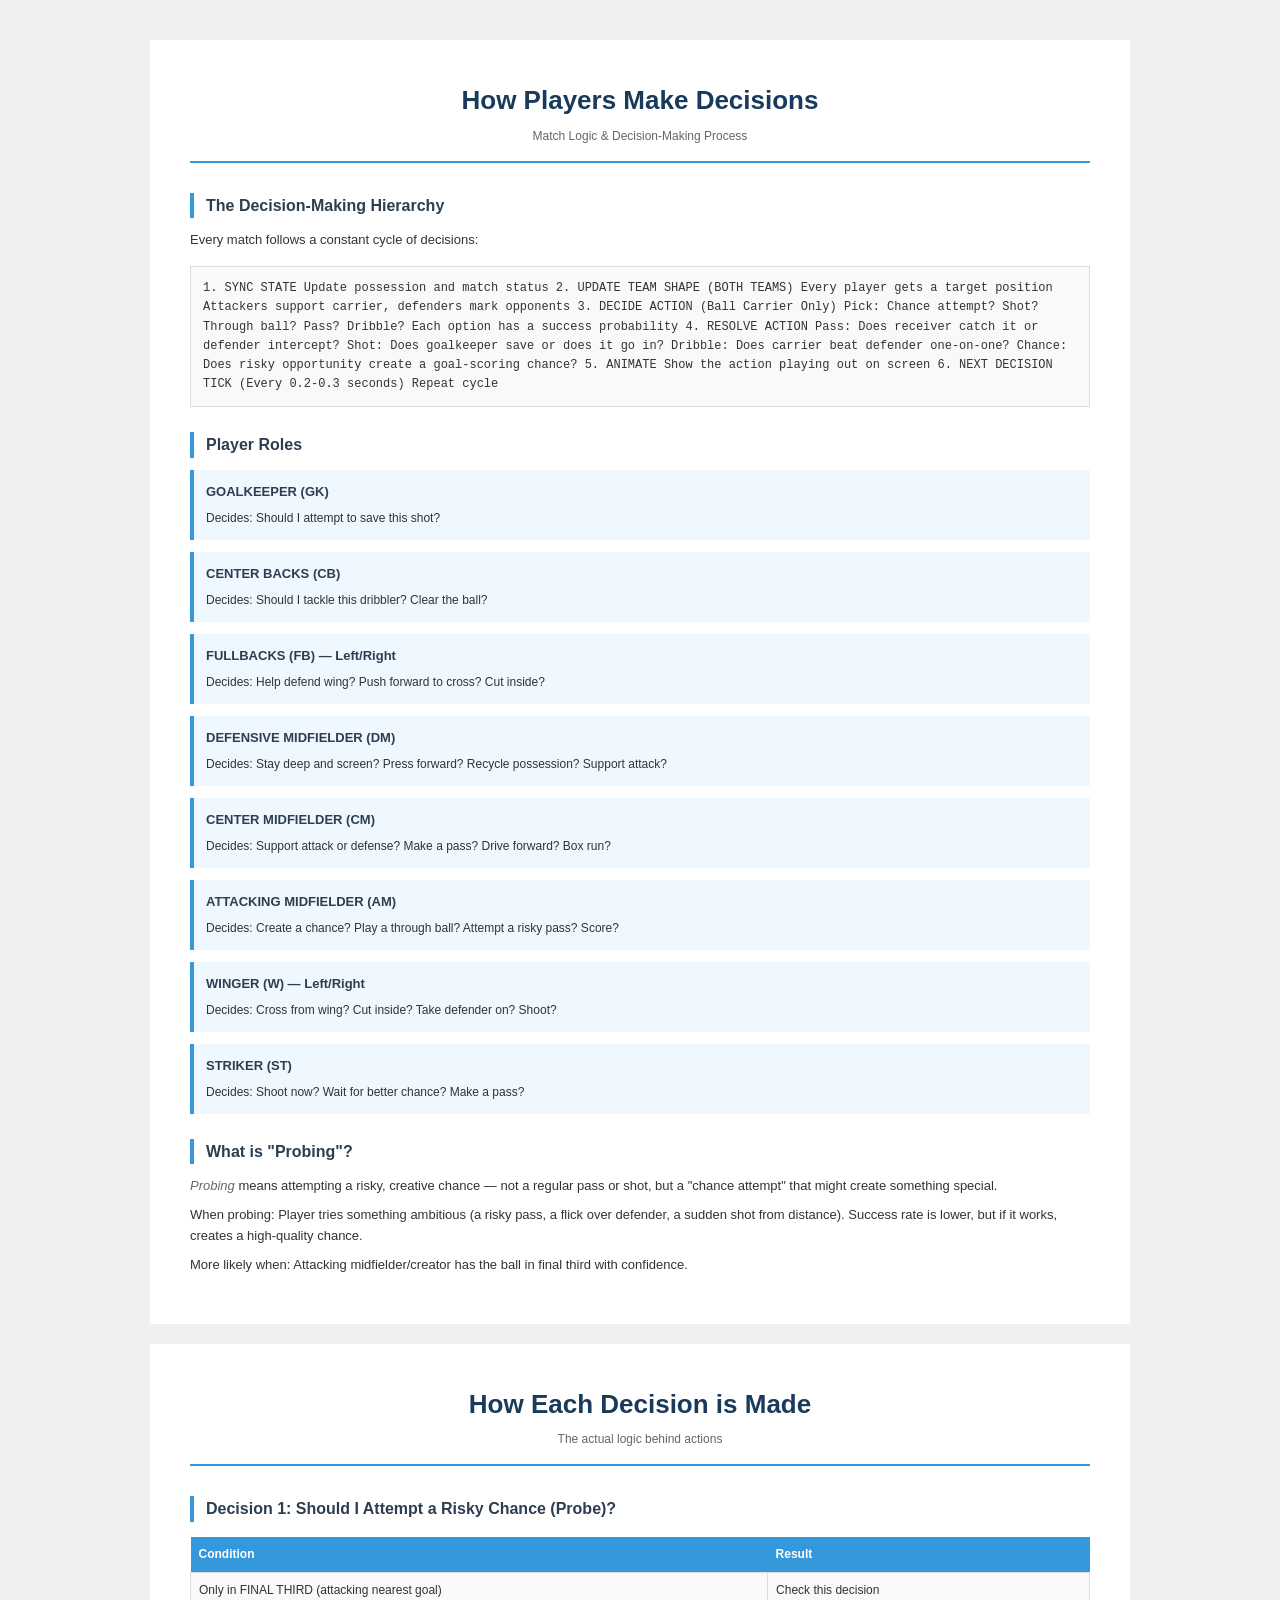
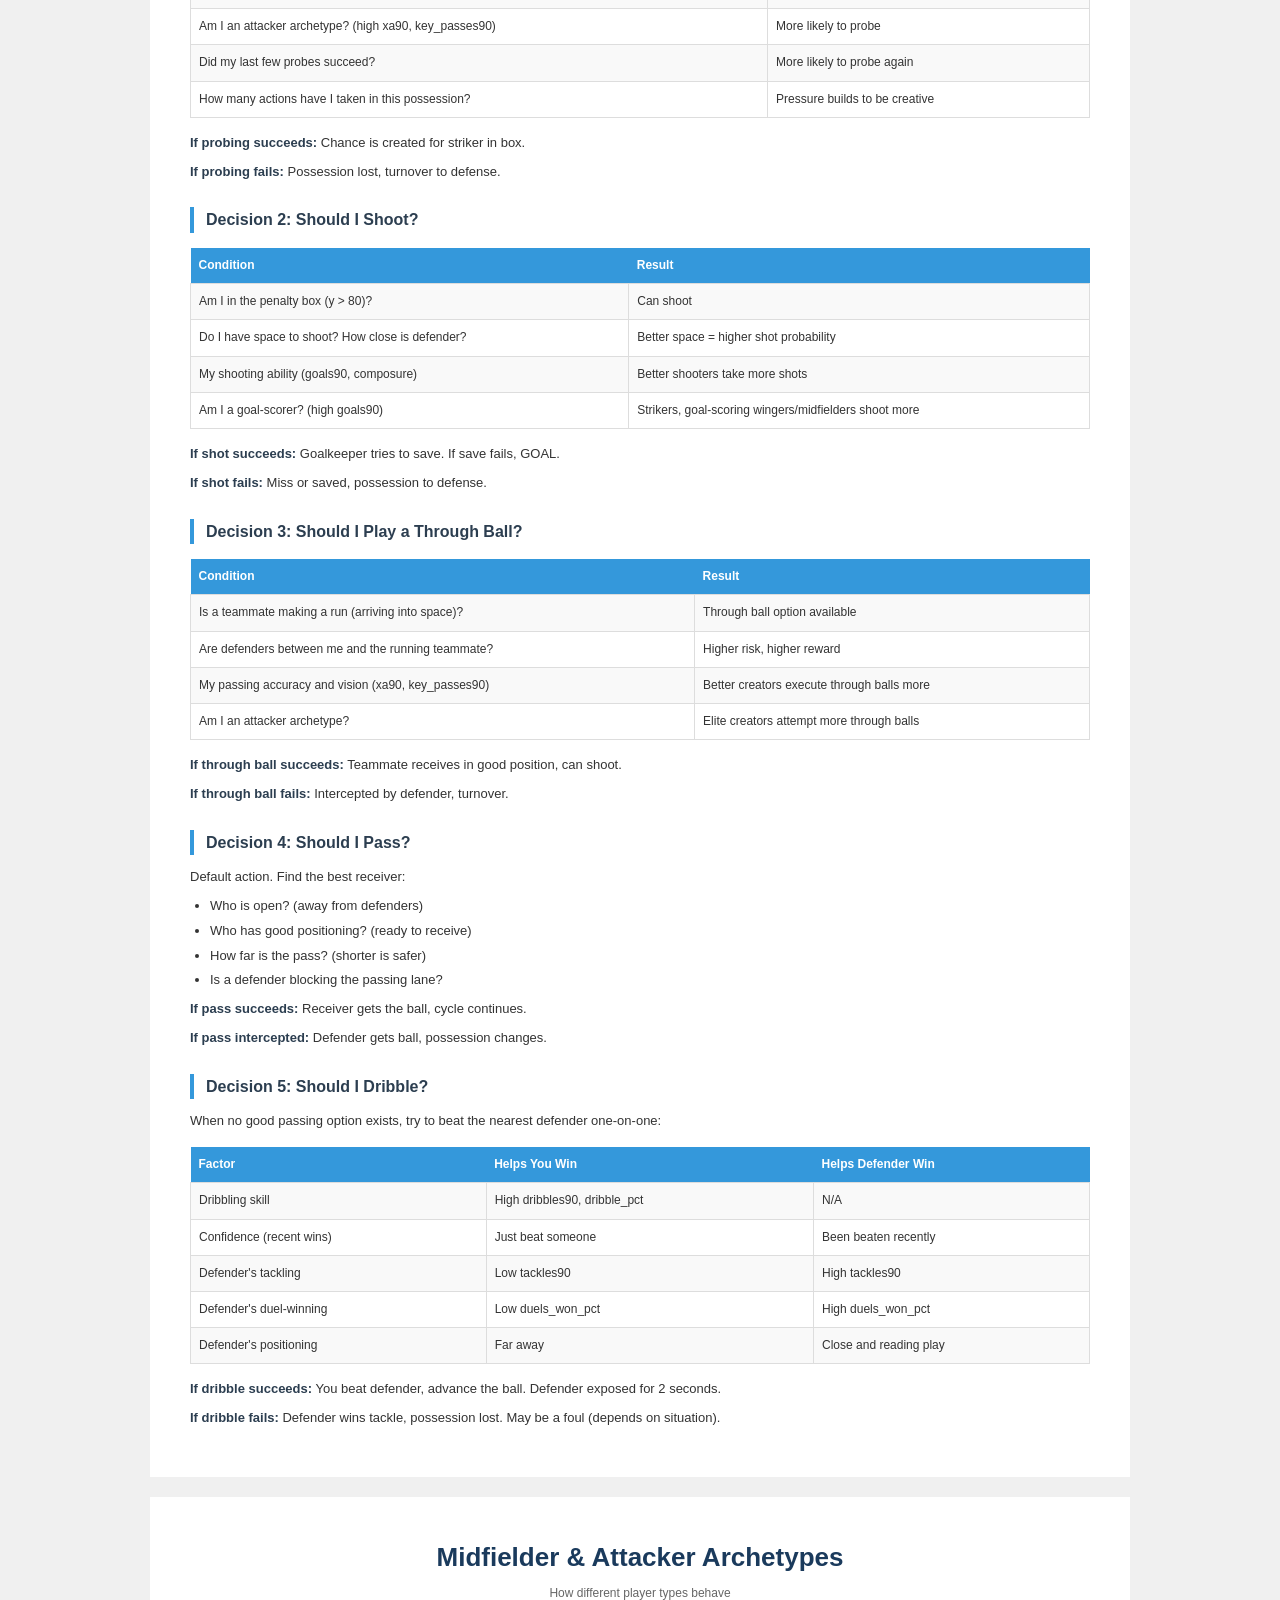
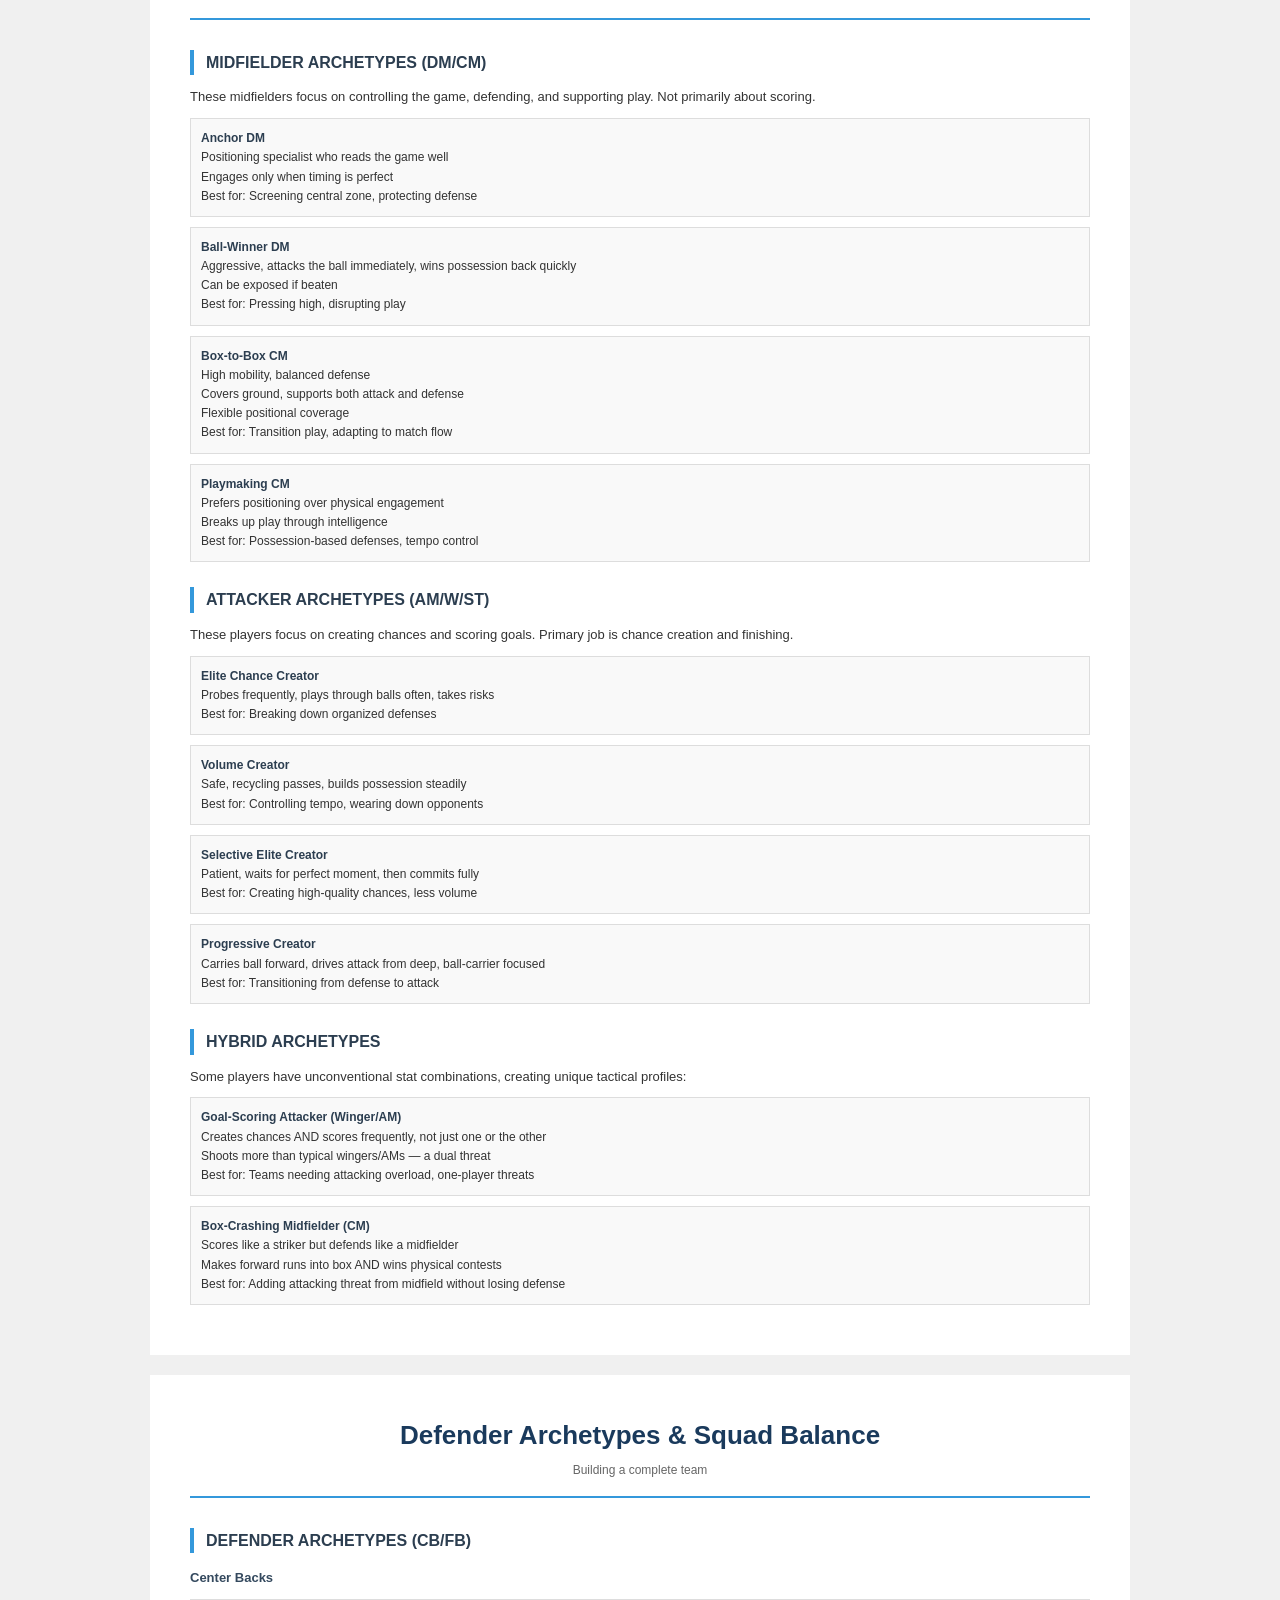
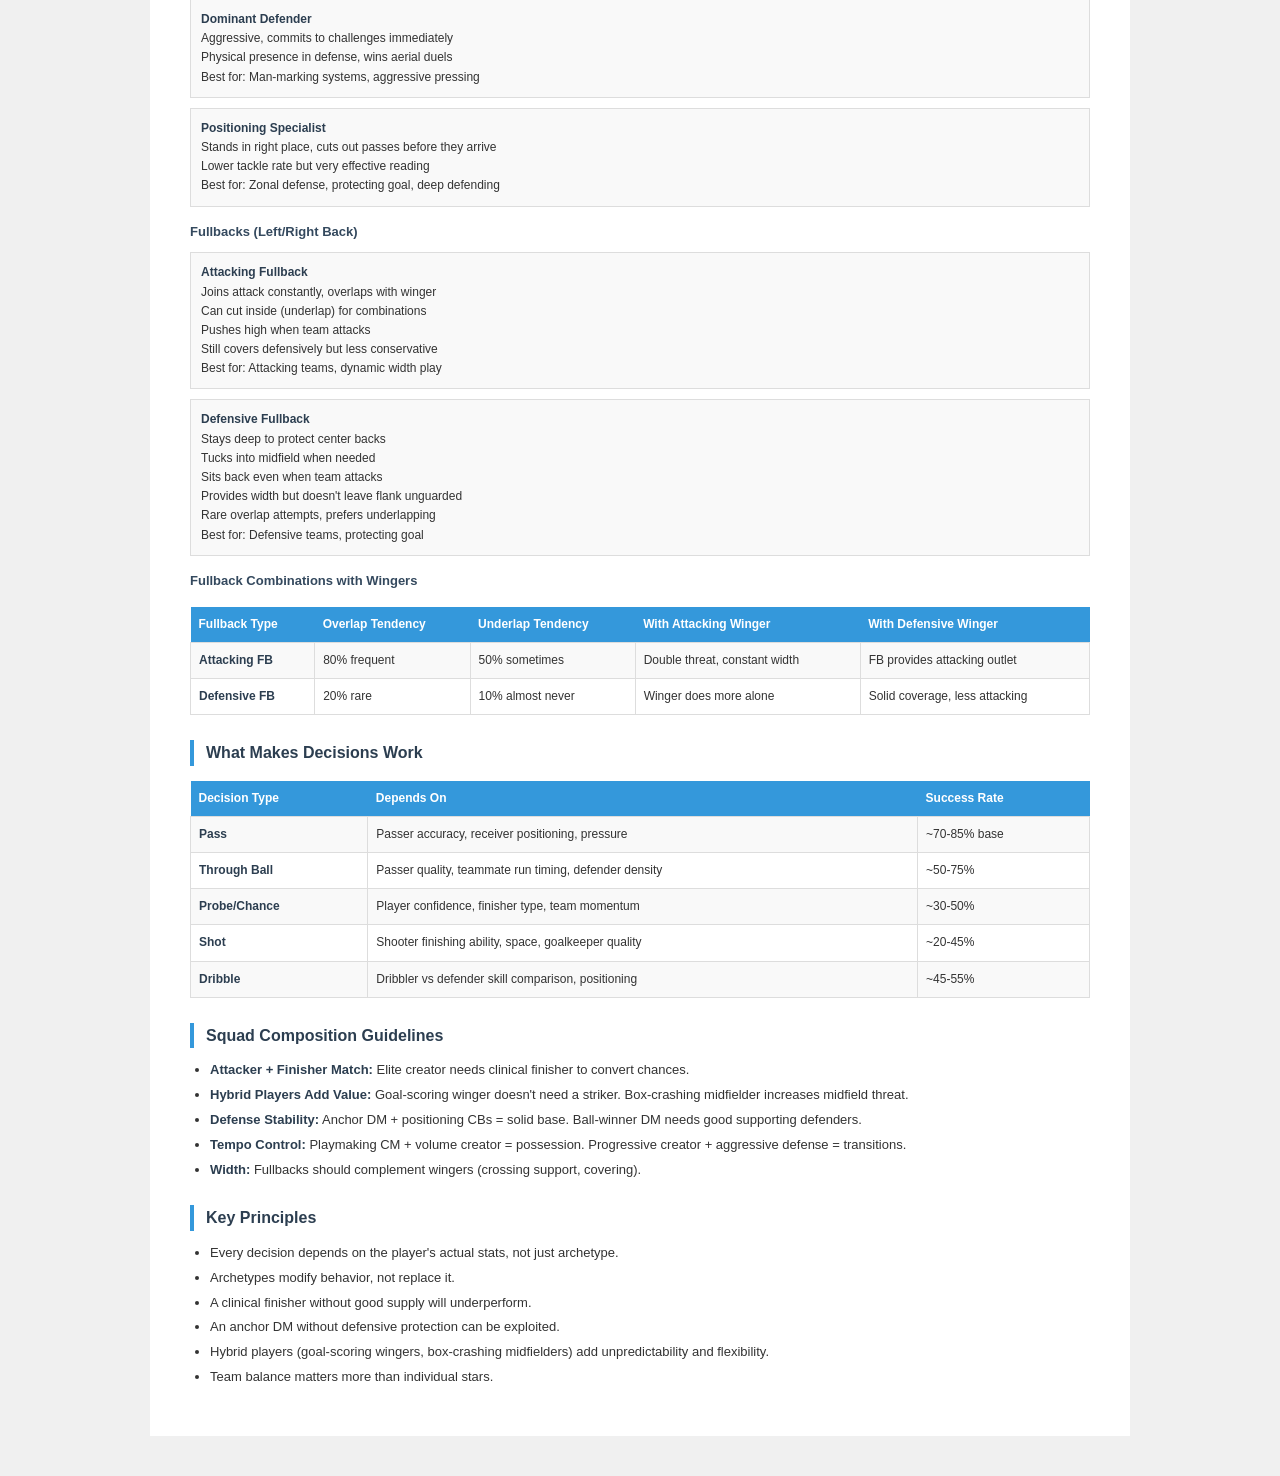
<file: player_guide_final.html>
<!DOCTYPE html>
<html>
<head>
    <meta charset="UTF-8">
    <title>How Players Make Decisions</title>
    <style>
        body {
            font-family: Arial, sans-serif;
            margin: 0;
            padding: 20px;
            background: #f0f0f0;
            color: #333;
            line-height: 1.6;
        }
        .page {
            background: white;
            max-width: 900px;
            margin: 20px auto;
            padding: 40px;
            page-break-after: always;
        }
        h1 {
            text-align: center;
            color: #1a3a5c;
            font-size: 26px;
            margin: 0 0 5px 0;
        }
        .subtitle {
            text-align: center;
            color: #666;
            font-size: 12px;
            margin-bottom: 30px;
            border-bottom: 2px solid #3498db;
            padding-bottom: 15px;
        }
        h2 {
            color: #2c3e50;
            font-size: 16px;
            margin: 25px 0 12px 0;
            border-left: 4px solid #3498db;
            padding-left: 12px;
        }
        h3 {
            color: #34495e;
            font-size: 13px;
            margin: 15px 0 8px 0;
            font-weight: bold;
        }
        p {
            margin: 8px 0;
            font-size: 13px;
        }
        ul {
            margin: 8px 0;
            padding-left: 20px;
        }
        li {
            margin: 4px 0;
            font-size: 13px;
        }
        strong {
            color: #2c3e50;
        }
        em {
            color: #666;
        }

        table {
            width: 100%;
            border-collapse: collapse;
            margin: 15px 0;
            font-size: 12px;
        }
        th {
            background: #3498db;
            color: white;
            padding: 8px;
            text-align: left;
            font-weight: bold;
        }
        td {
            padding: 8px;
            border: 1px solid #ddd;
            vertical-align: top;
        }
        tr:nth-child(even) {
            background: #f9f9f9;
        }

        .role-box {
            background: #f0f8ff;
            border-left: 4px solid #3498db;
            padding: 12px;
            margin: 12px 0;
            font-size: 12px;
        }
        .role-box strong {
            display: block;
            margin-bottom: 6px;
            font-size: 13px;
        }

        .decision-flow {
            background: #f9f9f9;
            border: 1px solid #ddd;
            padding: 12px;
            margin: 15px 0;
            font-size: 12px;
            font-family: monospace;
        }

        .archetype-row {
            background: #f9f9f9;
            border: 1px solid #ddd;
            padding: 10px;
            margin: 10px 0;
            font-size: 12px;
        }

        @media print {
            body { background: white; }
            .page { box-shadow: none; margin: 0; }
        }
    </style>
</head>
<body>

<!-- PAGE 1: DECISION HIERARCHY -->
<div class="page">
    <h1>How Players Make Decisions</h1>
    <div class="subtitle">Match Logic & Decision-Making Process</div>

    <h2>The Decision-Making Hierarchy</h2>
    <p>Every match follows a constant cycle of decisions:</p>
    <div class="decision-flow">
1. SYNC STATE
   Update possession and match status

2. UPDATE TEAM SHAPE (BOTH TEAMS)
   Every player gets a target position
   Attackers support carrier, defenders mark opponents

3. DECIDE ACTION (Ball Carrier Only)
   Pick: Chance attempt? Shot? Through ball? Pass? Dribble?
   Each option has a success probability

4. RESOLVE ACTION
   Pass: Does receiver catch it or defender intercept?
   Shot: Does goalkeeper save or does it go in?
   Dribble: Does carrier beat defender one-on-one?
   Chance: Does risky opportunity create a goal-scoring chance?

5. ANIMATE
   Show the action playing out on screen

6. NEXT DECISION TICK (Every 0.2-0.3 seconds)
   Repeat cycle
    </div>

    <h2>Player Roles</h2>

    <div class="role-box">
        <strong>GOALKEEPER (GK)</strong>
        Decides: Should I attempt to save this shot?<br>
    </div>

    <div class="role-box">
        <strong>CENTER BACKS (CB)</strong>
        Decides: Should I tackle this dribbler? Clear the ball?<br>
    </div>

    <div class="role-box">
        <strong>FULLBACKS (FB) — Left/Right</strong>
        Decides: Help defend wing? Push forward to cross? Cut inside?<br>
    </div>

    <div class="role-box">
        <strong>DEFENSIVE MIDFIELDER (DM)</strong>
        Decides: Stay deep and screen? Press forward? Recycle possession? Support attack?<br>
    </div>

    <div class="role-box">
        <strong>CENTER MIDFIELDER (CM)</strong>
        Decides: Support attack or defense? Make a pass? Drive forward? Box run?<br>
    </div>

    <div class="role-box">
        <strong>ATTACKING MIDFIELDER (AM)</strong>
        Decides: Create a chance? Play a through ball? Attempt a risky pass? Score?<br>
    </div>

    <div class="role-box">
        <strong>WINGER (W) — Left/Right</strong>
        Decides: Cross from wing? Cut inside? Take defender on? Shoot?<br>
    </div>

    <div class="role-box">
        <strong>STRIKER (ST)</strong>
        Decides: Shoot now? Wait for better chance? Make a pass?<br>
    </div>

    <h2>What is "Probing"?</h2>
    <p><em>Probing</em> means attempting a risky, creative chance — not a regular pass or shot, but a "chance attempt" that might create something special.</p>
    <p>When probing: Player tries something ambitious (a risky pass, a flick over defender, a sudden shot from distance). Success rate is lower, but if it works, creates a high-quality chance.</p>
    <p>More likely when: Attacking midfielder/creator has the ball in final third with confidence.</p>

</div>

<!-- PAGE 2: HOW DECISIONS ARE MADE -->
<div class="page">
    <h1>How Each Decision is Made</h1>
    <div class="subtitle">The actual logic behind actions</div>

    <h2>Decision 1: Should I Attempt a Risky Chance (Probe)?</h2>
    <table>
        <tr>
            <th>Condition</th>
            <th>Result</th>
        </tr>
        <tr>
            <td>Only in FINAL THIRD (attacking nearest goal)</td>
            <td>Check this decision</td>
        </tr>
        <tr>
            <td>Am I an attacker archetype? (high xa90, key_passes90)</td>
            <td>More likely to probe</td>
        </tr>
        <tr>
            <td>Did my last few probes succeed?</td>
            <td>More likely to probe again</td>
        </tr>
        <tr>
            <td>How many actions have I taken in this possession?</td>
            <td>Pressure builds to be creative</td>
        </tr>
    </table>
    <p><strong>If probing succeeds:</strong> Chance is created for striker in box.</p>
    <p><strong>If probing fails:</strong> Possession lost, turnover to defense.</p>

    <h2>Decision 2: Should I Shoot?</h2>
    <table>
        <tr>
            <th>Condition</th>
            <th>Result</th>
        </tr>
        <tr>
            <td>Am I in the penalty box (y > 80)?</td>
            <td>Can shoot</td>
        </tr>
        <tr>
            <td>Do I have space to shoot? How close is defender?</td>
            <td>Better space = higher shot probability</td>
        </tr>
        <tr>
            <td>My shooting ability (goals90, composure)</td>
            <td>Better shooters take more shots</td>
        </tr>
        <tr>
            <td>Am I a goal-scorer? (high goals90)</td>
            <td>Strikers, goal-scoring wingers/midfielders shoot more</td>
        </tr>
    </table>
    <p><strong>If shot succeeds:</strong> Goalkeeper tries to save. If save fails, GOAL.</p>
    <p><strong>If shot fails:</strong> Miss or saved, possession to defense.</p>

    <h2>Decision 3: Should I Play a Through Ball?</h2>
    <table>
        <tr>
            <th>Condition</th>
            <th>Result</th>
        </tr>
        <tr>
            <td>Is a teammate making a run (arriving into space)?</td>
            <td>Through ball option available</td>
        </tr>
        <tr>
            <td>Are defenders between me and the running teammate?</td>
            <td>Higher risk, higher reward</td>
        </tr>
        <tr>
            <td>My passing accuracy and vision (xa90, key_passes90)</td>
            <td>Better creators execute through balls more</td>
        </tr>
        <tr>
            <td>Am I an attacker archetype?</td>
            <td>Elite creators attempt more through balls</td>
        </tr>
    </table>
    <p><strong>If through ball succeeds:</strong> Teammate receives in good position, can shoot.</p>
    <p><strong>If through ball fails:</strong> Intercepted by defender, turnover.</p>

    <h2>Decision 4: Should I Pass?</h2>
    <p>Default action. Find the best receiver:</p>
    <ul>
        <li>Who is open? (away from defenders)</li>
        <li>Who has good positioning? (ready to receive)</li>
        <li>How far is the pass? (shorter is safer)</li>
        <li>Is a defender blocking the passing lane?</li>
    </ul>
    <p><strong>If pass succeeds:</strong> Receiver gets the ball, cycle continues.</p>
    <p><strong>If pass intercepted:</strong> Defender gets ball, possession changes.</p>

    <h2>Decision 5: Should I Dribble?</h2>
    <p>When no good passing option exists, try to beat the nearest defender one-on-one:</p>
    <table>
        <tr>
            <th>Factor</th>
            <th>Helps You Win</th>
            <th>Helps Defender Win</th>
        </tr>
        <tr>
            <td>Dribbling skill</td>
            <td>High dribbles90, dribble_pct</td>
            <td>N/A</td>
        </tr>
        <tr>
            <td>Confidence (recent wins)</td>
            <td>Just beat someone</td>
            <td>Been beaten recently</td>
        </tr>
        <tr>
            <td>Defender's tackling</td>
            <td>Low tackles90</td>
            <td>High tackles90</td>
        </tr>
        <tr>
            <td>Defender's duel-winning</td>
            <td>Low duels_won_pct</td>
            <td>High duels_won_pct</td>
        </tr>
        <tr>
            <td>Defender's positioning</td>
            <td>Far away</td>
            <td>Close and reading play</td>
        </tr>
    </table>
    <p><strong>If dribble succeeds:</strong> You beat defender, advance the ball. Defender exposed for 2 seconds.</p>
    <p><strong>If dribble fails:</strong> Defender wins tackle, possession lost. May be a foul (depends on situation).</p>

</div>

<!-- PAGE 3: MIDFIELDER & ATTACKER ARCHETYPES -->
<div class="page">
    <h1>Midfielder & Attacker Archetypes</h1>
    <div class="subtitle">How different player types behave</div>

    <h2>MIDFIELDER ARCHETYPES (DM/CM)</h2>
    <p>These midfielders focus on controlling the game, defending, and supporting play. Not primarily about scoring.</p>

    <div class="archetype-row">
        <strong>Anchor DM</strong><br>
        Positioning specialist who reads the game well<br>
        Engages only when timing is perfect<br>
        Best for: Screening central zone, protecting defense
    </div>

    <div class="archetype-row">
        <strong>Ball-Winner DM</strong><br>
        Aggressive, attacks the ball immediately, wins possession back quickly<br>
        Can be exposed if beaten<br>
        Best for: Pressing high, disrupting play
    </div>

    <div class="archetype-row">
        <strong>Box-to-Box CM</strong><br>
        High mobility, balanced defense<br>
        Covers ground, supports both attack and defense<br>
        Flexible positional coverage<br>
        Best for: Transition play, adapting to match flow
    </div>

    <div class="archetype-row">
        <strong>Playmaking CM</strong><br>
        Prefers positioning over physical engagement<br>
        Breaks up play through intelligence<br>
        Best for: Possession-based defenses, tempo control
    </div>

    <h2>ATTACKER ARCHETYPES (AM/W/ST)</h2>
    <p>These players focus on creating chances and scoring goals. Primary job is chance creation and finishing.</p>

    <div class="archetype-row">
        <strong>Elite Chance Creator</strong><br>
        Probes frequently, plays through balls often, takes risks<br>
        Best for: Breaking down organized defenses
    </div>

    <div class="archetype-row">
        <strong>Volume Creator</strong><br>
        Safe, recycling passes, builds possession steadily<br>
        Best for: Controlling tempo, wearing down opponents
    </div>

    <div class="archetype-row">
        <strong>Selective Elite Creator</strong><br>
        Patient, waits for perfect moment, then commits fully<br>
        Best for: Creating high-quality chances, less volume
    </div>

    <div class="archetype-row">
        <strong>Progressive Creator</strong><br>
        Carries ball forward, drives attack from deep, ball-carrier focused<br>
        Best for: Transitioning from defense to attack
    </div>

    <h2>HYBRID ARCHETYPES</h2>
    <p>Some players have unconventional stat combinations, creating unique tactical profiles:</p>

    <div class="archetype-row">
        <strong>Goal-Scoring Attacker (Winger/AM)</strong><br>
        Creates chances AND scores frequently, not just one or the other<br>
        Shoots more than typical wingers/AMs — a dual threat<br>
        Best for: Teams needing attacking overload, one-player threats
    </div>

    <div class="archetype-row">
        <strong>Box-Crashing Midfielder (CM)</strong><br>
        Scores like a striker but defends like a midfielder<br>
        Makes forward runs into box AND wins physical contests<br>
        Best for: Adding attacking threat from midfield without losing defense
    </div>

</div>

<!-- PAGE 4: DEFENDER ARCHETYPES & BALANCE -->
<div class="page">
    <h1>Defender Archetypes & Squad Balance</h1>
    <div class="subtitle">Building a complete team</div>

    <h2>DEFENDER ARCHETYPES (CB/FB)</h2>

    <h3>Center Backs</h3>

    <div class="archetype-row">
        <strong>Dominant Defender</strong><br>
        Aggressive, commits to challenges immediately<br>
        Physical presence in defense, wins aerial duels<br>
        Best for: Man-marking systems, aggressive pressing
    </div>

    <div class="archetype-row">
        <strong>Positioning Specialist</strong><br>
        Stands in right place, cuts out passes before they arrive<br>
        Lower tackle rate but very effective reading<br>
        Best for: Zonal defense, protecting goal, deep defending
    </div>

    <h3>Fullbacks (Left/Right Back)</h3>

    <div class="archetype-row">
        <strong>Attacking Fullback</strong><br>
        Joins attack constantly, overlaps with winger<br>
        Can cut inside (underlap) for combinations<br>
        Pushes high when team attacks<br>
        Still covers defensively but less conservative<br>
        Best for: Attacking teams, dynamic width play
    </div>

    <div class="archetype-row">
        <strong>Defensive Fullback</strong><br>
        Stays deep to protect center backs<br>
        Tucks into midfield when needed<br>
        Sits back even when team attacks<br>
        Provides width but doesn't leave flank unguarded<br>
        Rare overlap attempts, prefers underlapping<br>
        Best for: Defensive teams, protecting goal
    </div>

    <h3>Fullback Combinations with Wingers</h3>

    <table>
        <tr>
            <th>Fullback Type</th>
            <th>Overlap Tendency</th>
            <th>Underlap Tendency</th>
            <th>With Attacking Winger</th>
            <th>With Defensive Winger</th>
        </tr>
        <tr>
            <td><strong>Attacking FB</strong></td>
            <td>80% frequent</td>
            <td>50% sometimes</td>
            <td>Double threat, constant width</td>
            <td>FB provides attacking outlet</td>
        </tr>
        <tr>
            <td><strong>Defensive FB</strong></td>
            <td>20% rare</td>
            <td>10% almost never</td>
            <td>Winger does more alone</td>
            <td>Solid coverage, less attacking</td>
        </tr>
    </table>

    <h2>What Makes Decisions Work</h2>
    <table>
        <tr>
            <th>Decision Type</th>
            <th>Depends On</th>
            <th>Success Rate</th>
        </tr>
        <tr>
            <td><strong>Pass</strong></td>
            <td>Passer accuracy, receiver positioning, pressure</td>
            <td>~70-85% base</td>
        </tr>
        <tr>
            <td><strong>Through Ball</strong></td>
            <td>Passer quality, teammate run timing, defender density</td>
            <td>~50-75%</td>
        </tr>
        <tr>
            <td><strong>Probe/Chance</strong></td>
            <td>Player confidence, finisher type, team momentum</td>
            <td>~30-50%</td>
        </tr>
        <tr>
            <td><strong>Shot</strong></td>
            <td>Shooter finishing ability, space, goalkeeper quality</td>
            <td>~20-45%</td>
        </tr>
        <tr>
            <td><strong>Dribble</strong></td>
            <td>Dribbler vs defender skill comparison, positioning</td>
            <td>~45-55%</td>
        </tr>
    </table>

    <h2>Squad Composition Guidelines</h2>
    <ul>
        <li><strong>Attacker + Finisher Match:</strong> Elite creator needs clinical finisher to convert chances.</li>
        <li><strong>Hybrid Players Add Value:</strong> Goal-scoring winger doesn't need a striker. Box-crashing midfielder increases midfield threat.</li>
        <li><strong>Defense Stability:</strong> Anchor DM + positioning CBs = solid base. Ball-winner DM needs good supporting defenders.</li>
        <li><strong>Tempo Control:</strong> Playmaking CM + volume creator = possession. Progressive creator + aggressive defense = transitions.</li>
        <li><strong>Width:</strong> Fullbacks should complement wingers (crossing support, covering).</li>
    </ul>

    <h2>Key Principles</h2>
    <ul>
        <li>Every decision depends on the player's actual stats, not just archetype.</li>
        <li>Archetypes modify behavior, not replace it.</li>
        <li>A clinical finisher without good supply will underperform.</li>
        <li>An anchor DM without defensive protection can be exploited.</li>
        <li>Hybrid players (goal-scoring wingers, box-crashing midfielders) add unpredictability and flexibility.</li>
        <li>Team balance matters more than individual stars.</li>
    </ul>

</div>

</body>
</html>
</file>
